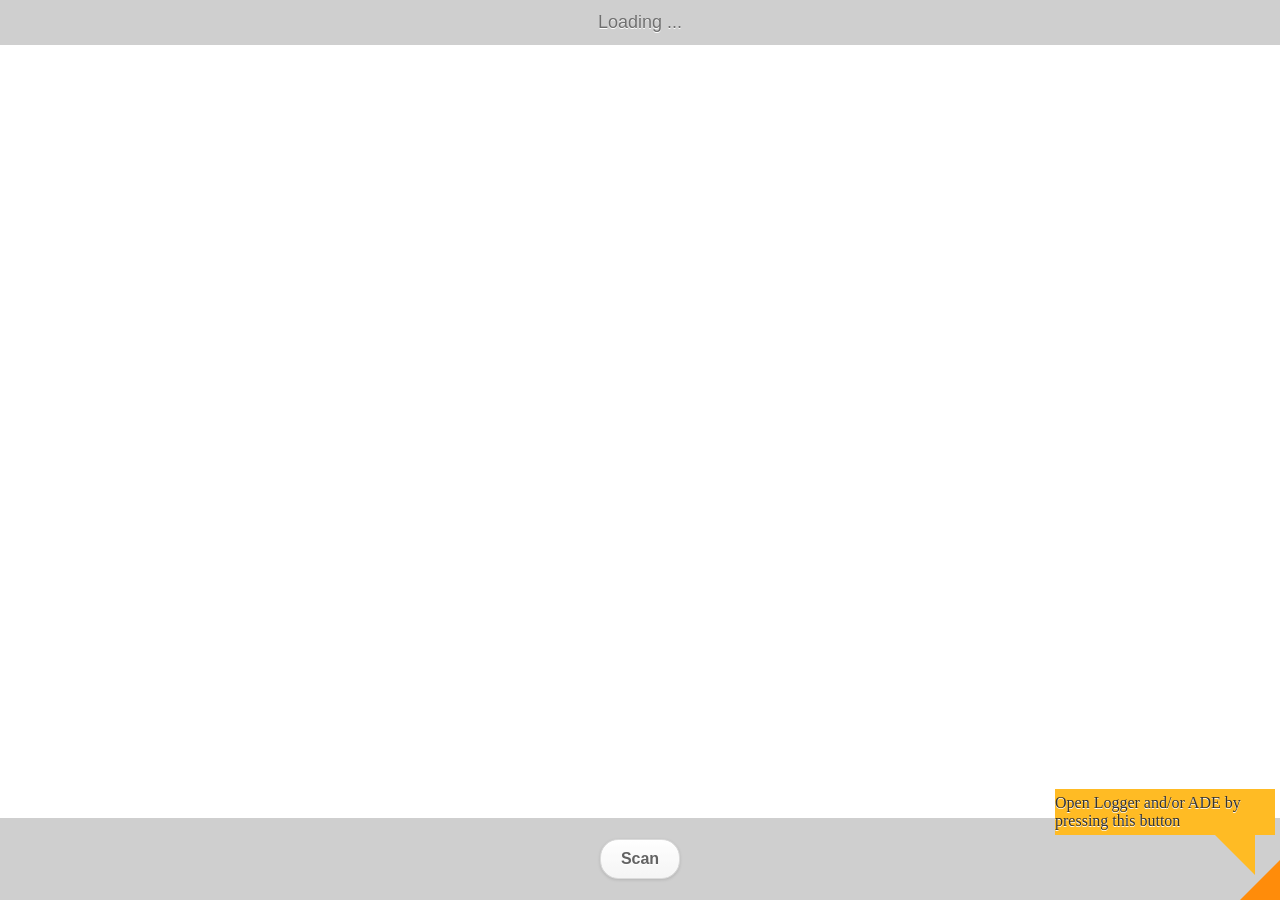
<file: app/src/main/assets/Cloud_Recognition/index.html>
<!DOCTYPE HTML>
<html>

<head>
    <meta http-equiv="Content-Type" content="text/html; charset=UTF-8" />
    <meta content="width=device-width,initial-scale=1,maximum-scale=5,user-scalable=yes" name="viewport">

	<title></title>

	<script src="https://www.wikitude.com/libs/architect.js"></script>
	<script type="text/javascript" src="../ade.js"></script>

	<link rel="stylesheet" href="css/default.css">
    <link rel="stylesheet" href="jquery/jquery.mobile-1.3.2.min.css" />
    <link rel="stylesheet" href="jquery/jquery-mobile-transparent-ui-overlay.css" />

    <script type="text/javascript" src="jquery/jquery-1.9.1.min.js"></script>
    <script type="text/javascript" src="jquery/jquery.mobile-1.3.2.min.js"></script>

</head>

<body>
    <div data-role="page" id="page1" style="background: none;" >
    	<div id="messageBox" class="info">Loading ...</div>

        <div id="errorMessage"></div>

    	<div id="scanButtonWrapper">
            <a href="javascript: Recognition.scan();" data-role="button" data-inline="true">Scan</a>
        </div>
    </div>
	<script src="js/cloudclick.js"></script>
</body>
</html>
</file>
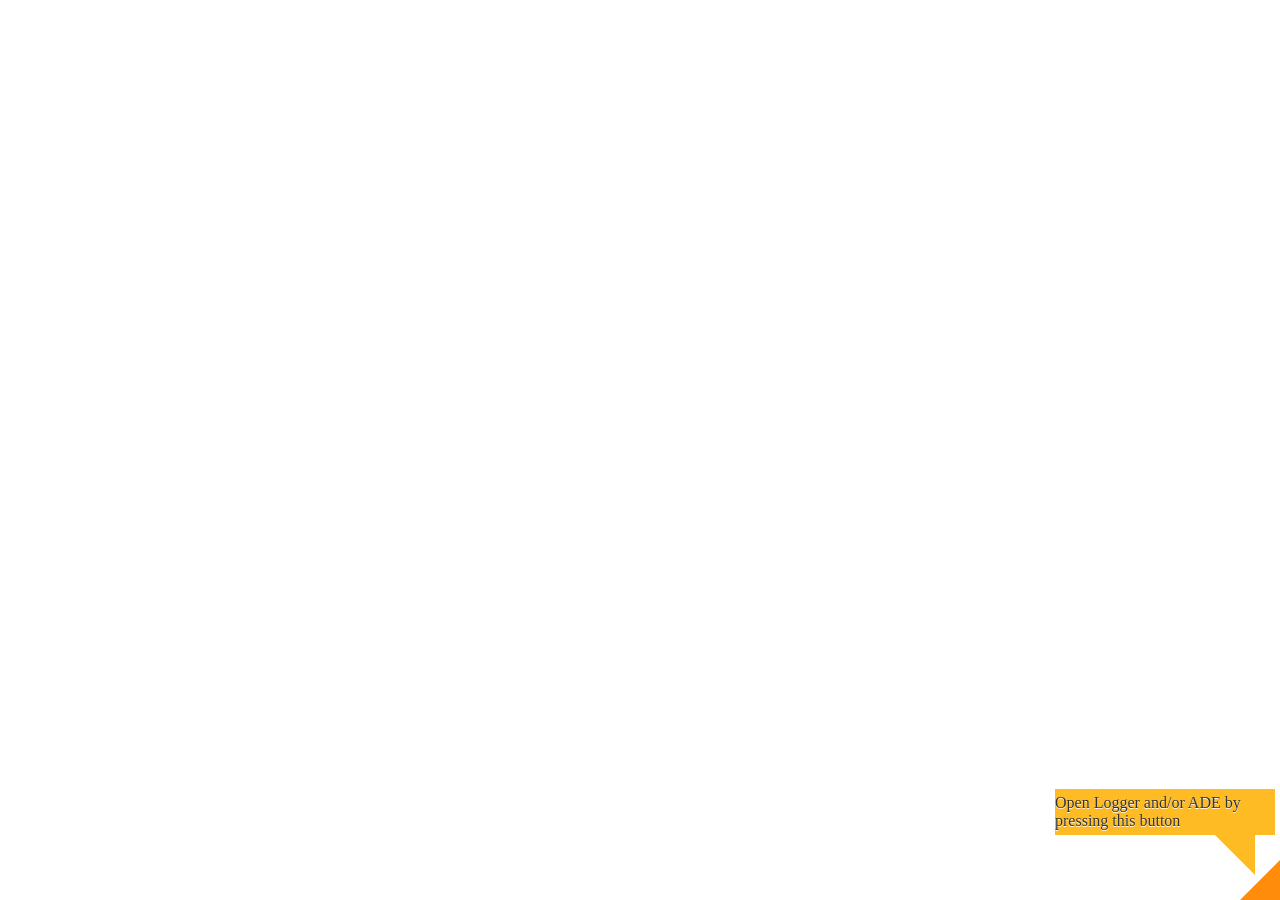
<file: app/src/main/assets/Cloud_Recognition/3dmodel.html>
<!DOCTYPE HTML>
<html>

<head>
    <meta http-equiv="Content-Type" content="text/html; charset=UTF-8" />
    <meta content="width=device-width,initial-scale=1,maximum-scale=5,user-scalable=yes" name="viewport">

    <title></title>

    <script src="https://www.wikitude.com/libs/architect.js"></script>
    <script type="text/javascript" src="../ade.js"></script>

    <link rel="stylesheet" href="css/default.css">
    <link rel="stylesheet" href="jquery/jquery.mobile-1.3.2.min.css" />
    <link rel="stylesheet" href="jquery/jquery-mobile-transparent-ui-overlay.css" />

    <script type="text/javascript" src="jquery/jquery-1.9.1.min.js"></script>
    <script type="text/javascript" src="jquery/jquery.mobile-1.3.2.min.js"></script>

</head>

<body>
<div data-role="page" id="page1" style="background: none;" >
    </div>
</div>
<div id="snapContainer"></div>
<script src="js/3dmodel.js"></script>
</body>
</html>
</file>
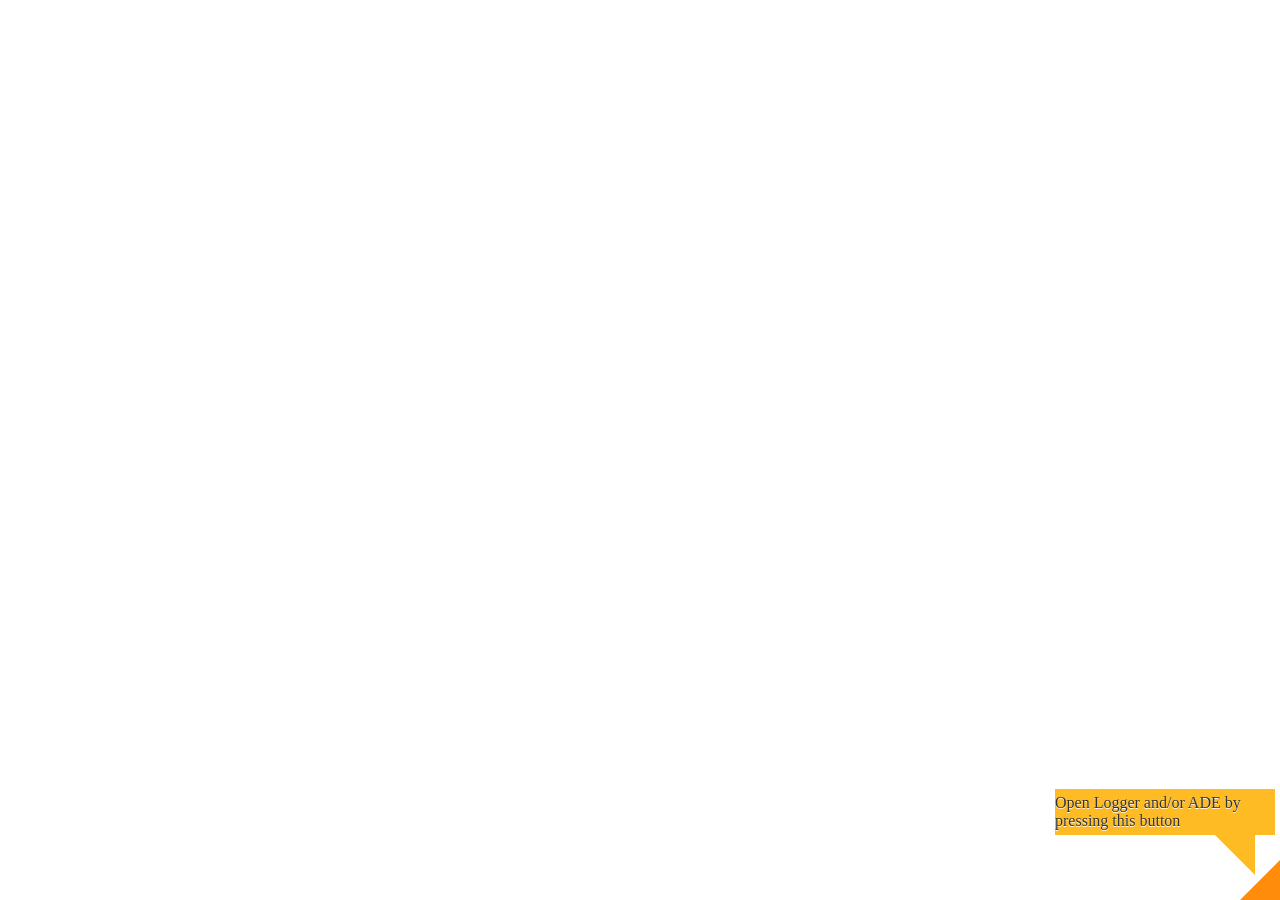
<file: app/src/main/assets/Cloud_Recognition/video.html>
<!DOCTYPE HTML>
<html>

<head>
    <meta http-equiv="Content-Type" content="text/html; charset=UTF-8" />
    <meta content="width=device-width,initial-scale=1,maximum-scale=5,user-scalable=yes" name="viewport">

    <title></title>

    <script src="https://www.wikitude.com/libs/architect.js"></script>
    <script type="text/javascript" src="../ade.js"></script>

    <link rel="stylesheet" href="css/default.css">
    <link rel="stylesheet" href="jquery/jquery.mobile-1.3.2.min.css" />
    <link rel="stylesheet" href="jquery/jquery-mobile-transparent-ui-overlay.css" />

    <script type="text/javascript" src="jquery/jquery-1.9.1.min.js"></script>
    <script type="text/javascript" src="jquery/jquery.mobile-1.3.2.min.js"></script>

</head>

<body>
<div data-role="page" id="page1" style="background: none;" >
</div>
</div>
<script src="js/video.js"></script>
</body>
</html>
</file>
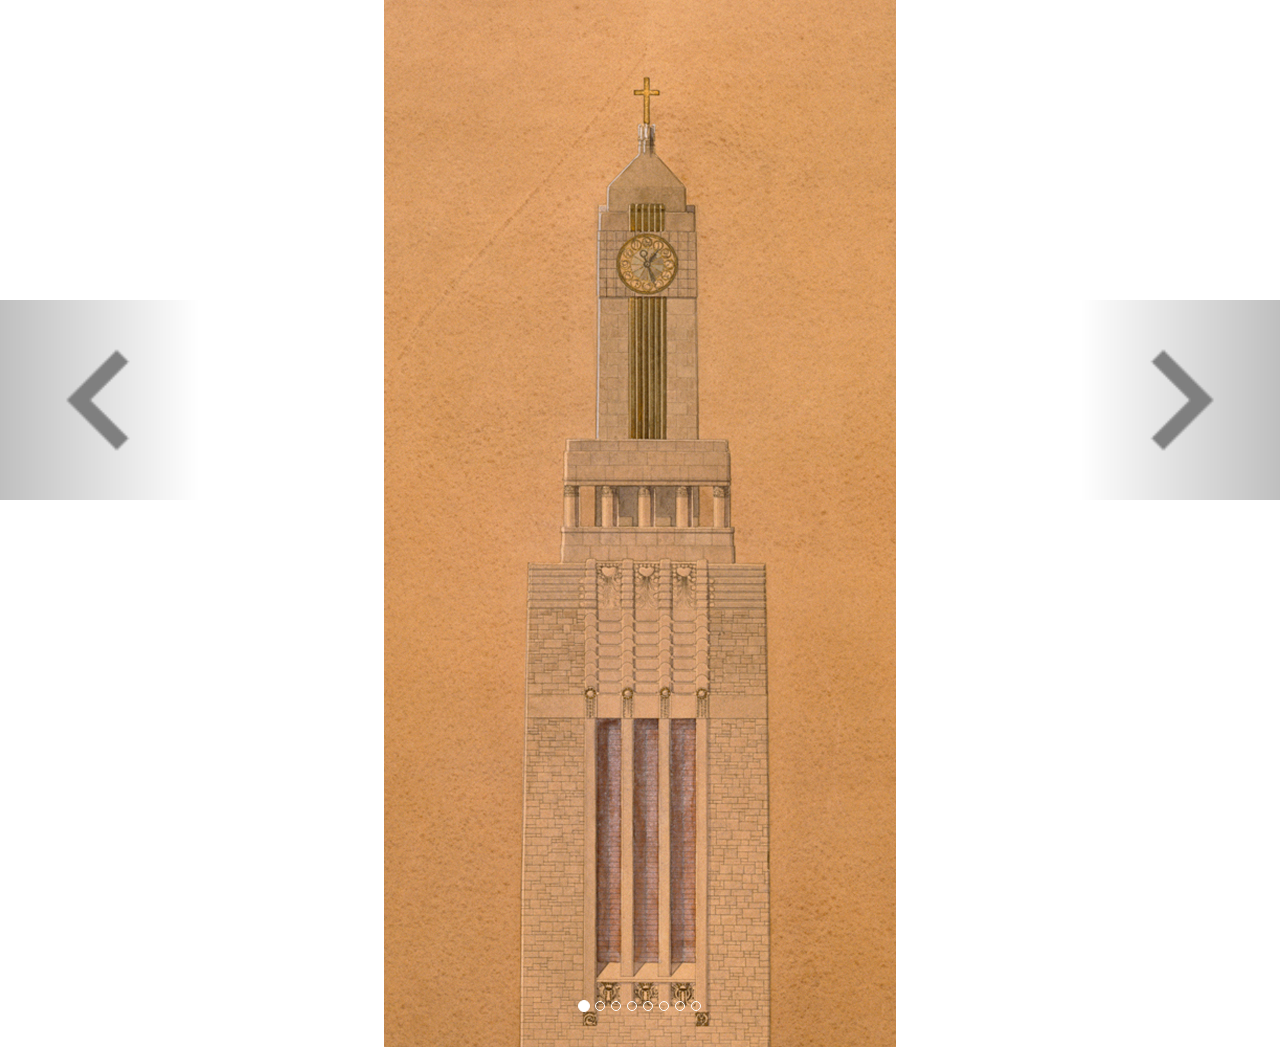
<file: app/src/main/assets/Cloud_Recognition/assets/inner.html>
<!DOCTYPE HTML>
<html>
<head>
    <link rel="stylesheet" href="../jquery/bootstrap.min.css">
    <link rel="stylesheet" href="../css/inner.css">
    <script type="text/javascript" src="../jquery/jquery-1.9.1.min.js"></script>
    <script type="text/javascript" src="../jquery/bootstrap.min.js"></script>
    <script type="text/javascript" src="../js/inner.js"></script>
</head>
<body>
<div id="carousel-generic" class="carousel slide" data-ride="carousel">
    <!-- Indicators -->
    <ol class="carousel-indicators">
        <li data-target="#carousel-generic" data-slide-to="0" class="active"></li>
        <li data-target="#carousel-generic" data-slide-to="1"></li>
        <li data-target="#carousel-generic" data-slide-to="2"></li>
        <li data-target="#carousel-generic" data-slide-to="3"></li>
        <li data-target="#carousel-generic" data-slide-to="4"></li>
        <li data-target="#carousel-generic" data-slide-to="5"></li>
        <li data-target="#carousel-generic" data-slide-to="6"></li>
        <li data-target="#carousel-generic" data-slide-to="7"></li>
    </ol>

    <!-- Wrapper for slides -->
    <div class="carousel-inner" role="listbox">
        <div class="item active">
            <img src="torni_1.jpg" alt="t1" class="overlay">
        </div>
        <div class="item">
            <img src="torni_2.jpg" alt="t2" class="overlay">
        </div>
        <div class="item">
            <img src="torni_3.jpg" alt="t3" class="overlay">
        </div>
        <div class="item">
            <img src="torni_4.jpg" alt="t3" class="overlay">
        </div>
        <div class="item">
            <img src="torni_5.jpg" alt="t3" class="overlay">
        </div>
        <div class="item">
            <img src="torni_6.jpg" alt="t3" class="overlay">
        </div>
        <div class="item">
            <img src="torni_7.jpg" alt="t3" class="overlay">
        </div>
        <div class="item">
            <img src="torni_8.jpg" alt="t3" class="overlay">
        </div>
    </div>

    <!-- Controls -->
    <img class="right carousel-control" src="next.png" alt="Next" style="width:200px;height:200px;top:300px;" id="myBtn2">
    <img class="left carousel-control" src="before.png" alt="Prev" style="width:200px;height:200px;top:300px;" id="myBtn">
</div>

</body>
</html>
</file>
<file: app/src/main/assets/Cloud_Recognition/css/default.css>
.info {
	font-size: large;
	position: absolute;
	width: 100%;
	padding-top: 12px;
	padding-bottom: 12px;
	background-color: #BBBBBB;
	text-align: center;
	top: 0;
	left: 0;
	opacity: 0.7;
	display: table;
}

#scanButtonWrapper {
	font-size: large;
	position: absolute;
	width: 100%;
	padding-top: 12px;
	padding-bottom: 12px;
	background-color: #BBBBBB;
	text-align: center;
	bottom: 0;
	left: 0;
	opacity: 0.7;
	display: table;
}

.errorMessage {
	font-size: large;
	position: absolute;
	width: 100%;
	padding-top: 12px;
	padding-bottom: 12px;
	background-color: #BBBBBB;
	text-align: center;
	top: 50%;
	left: 0;
	opacity: 0.7;
	display: table;
}
</file>
<file: app/src/main/assets/Cloud_Recognition/css/inner.css>
body{
    background-color: transparent;
}

.overlay {
    display:block;
    margin: auto;
}
</file>
